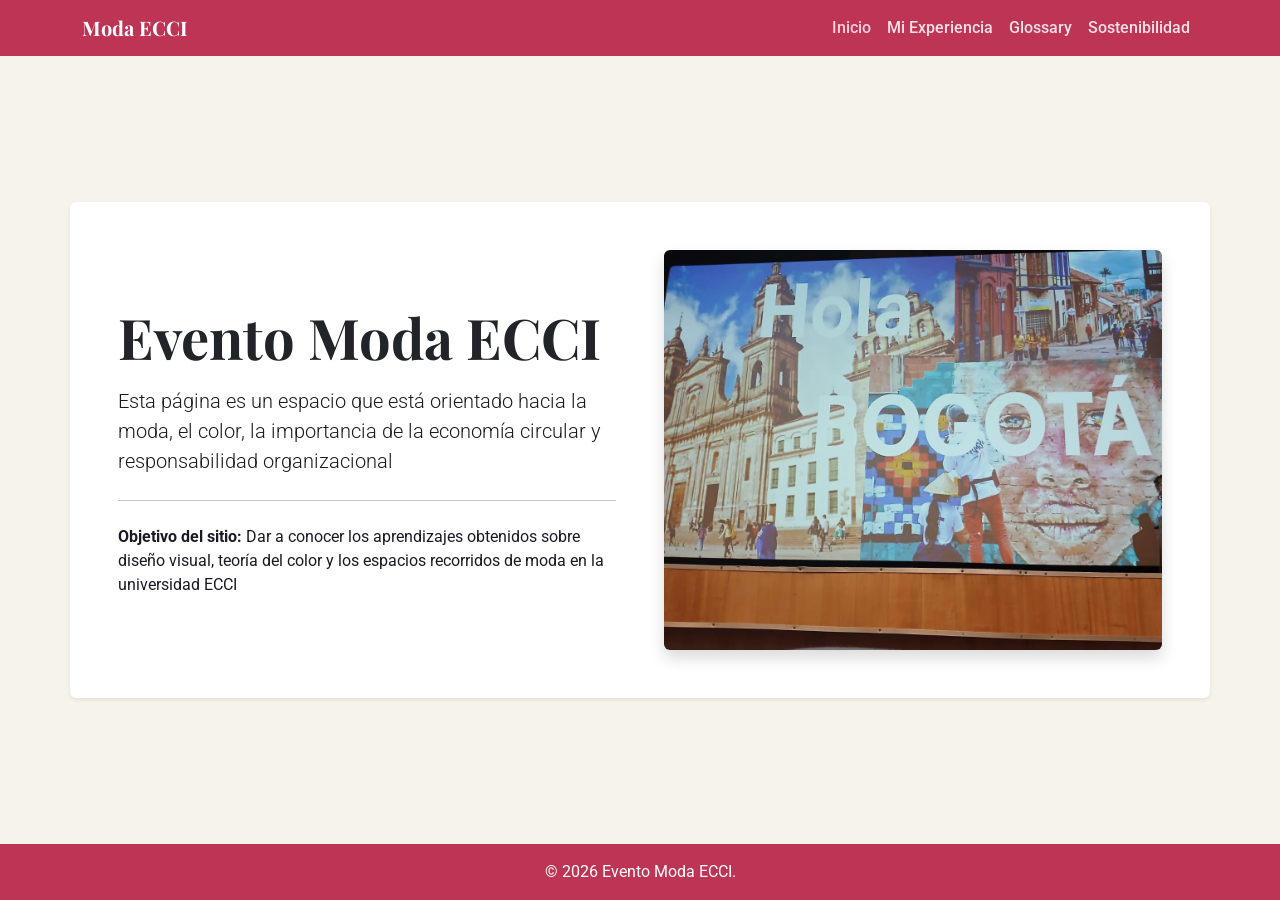
<file: index.html>
<!DOCTYPE html>
<html lang="es">
<head>
    <meta charset="UTF-8">
    <meta name="viewport" content="width=device-width, initial-scale=1.0">
    <title>Inicio - Moda ECCI</title>
    <link href="https://cdn.jsdelivr.net/npm/bootstrap@5.3.2/dist/css/bootstrap.min.css" rel="stylesheet">
    <link rel="stylesheet" href="css/styles.css">
</head>
<body class="d-flex flex-column min-vh-100">

    <nav class="navbar navbar-expand-lg navbar-dark bg-dark sticky-top">
        <div class="container">
            <a class="navbar-brand" href="index.html">Moda ECCI</a>
            <button class="navbar-toggler" type="button" data-bs-toggle="collapse" data-bs-target="#navbarNav">
                <span class="navbar-toggler-icon"></span>
            </button>
            <div class="collapse navbar-collapse" id="navbarNav">
                <ul class="navbar-nav ms-auto">
                    <li class="nav-item"><a class="nav-link active" href="index.html">Inicio</a></li>
                    <li class="nav-item"><a class="nav-link" href="secciones/experiencia.html">Mi Experiencia</a></li>
                    <li class="nav-item"><a class="nav-link" href="secciones/glosario.html">Glossary</a></li>
                    <li class="nav-item"><a class="nav-link" href="secciones/sostenibilidad.html">Sostenibilidad</a></li>
                </ul>
            </div>
        </div>
    </nav>

    <header class="py-5 flex-grow-1 d-flex align-items-center">
        <div class="container bg-light p-5 rounded shadow-sm">
            <div class="row align-items-center g-5">
                
                <div class="col-lg-6 text-start">
                    <h1 class="display-4 fw-bold text-dark">Evento Moda ECCI</h1>
                    <p class="lead mt-3">Esta página es un espacio que está orientado hacia la moda, el color, la importancia de la economía circular y responsabilidad organizacional </p>
                    <hr class="my-4">
                    <p class="mb-0"><strong>Objetivo del sitio:</strong> Dar a conocer los aprendizajes obtenidos sobre diseño visual, teoría del color y los espacios recorridos de moda en la universidad ECCI</p>
                </div>
                
                <div class="col-lg-6 text-center">
                    <img src="img/inicio.jpeg" class="img-fluid rounded shadow" alt="Presentación Evento Moda ECCI" style="max-height: 400px; width: 100%; object-fit: cover;" onerror="this.src='https://via.placeholder.com/600x400?text=Agrega+tu+foto+inicio.jpg+en+la+carpeta+img'">
                </div>

            </div>
        </div>
    </header>

    <footer class="bg-dark text-white text-center py-3 mt-auto">
        <p class="mb-0">© 2026 Evento Moda ECCI. </p>
    </footer>

    <script src="https://cdn.jsdelivr.net/npm/bootstrap@5.3.2/dist/js/bootstrap.bundle.min.js"></script>
    <script src="js/script.js"></script>
</body>
</html>
</file>
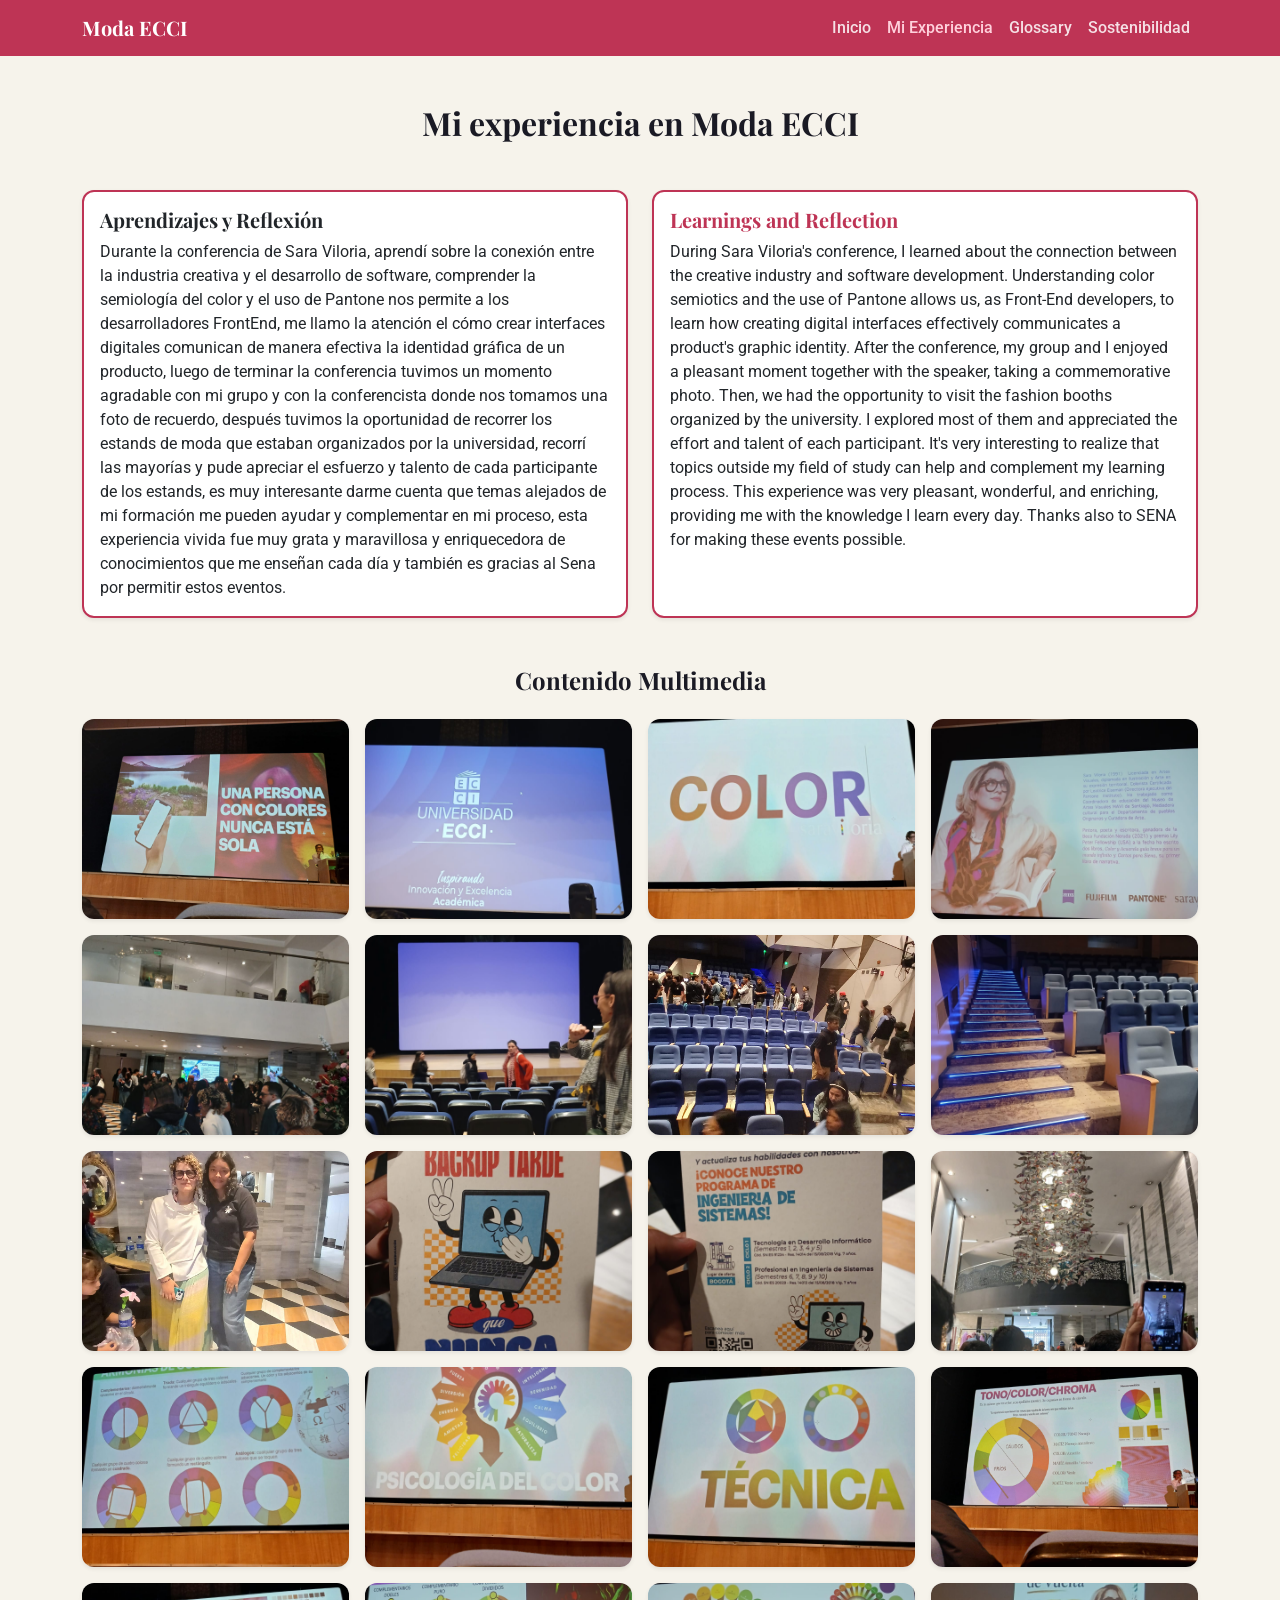
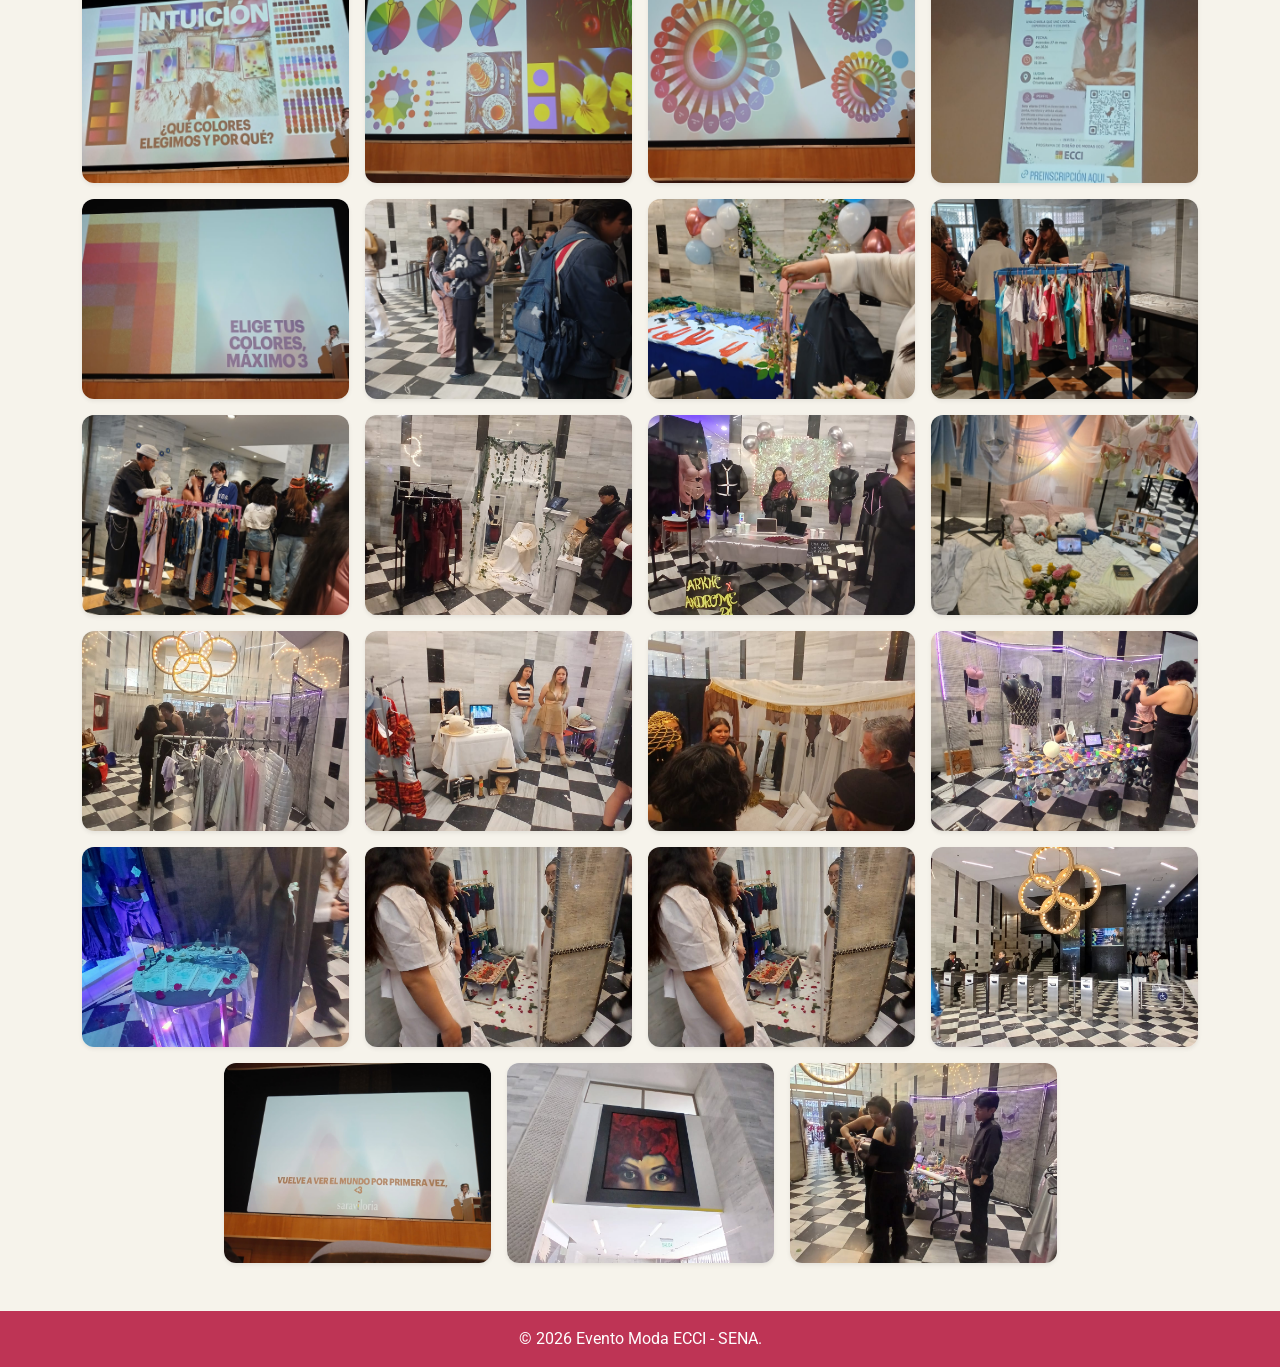
<file: secciones/experiencia.html>
<!DOCTYPE html>
<html lang="es">
<head>
    <meta charset="UTF-8">
    <meta name="viewport" content="width=device-width, initial-scale=1.0">
    <title>Mi Experiencia - Moda ECCI</title>
    <link href="https://cdn.jsdelivr.net/npm/bootstrap@5.3.2/dist/css/bootstrap.min.css" rel="stylesheet">
    <link rel="stylesheet" href="../css/styles.css">
</head>
<body class="d-flex flex-column min-vh-100">

    <nav class="navbar navbar-expand-lg navbar-dark bg-dark sticky-top">
        <div class="container">
            <a class="navbar-brand" href="../index.html">Moda ECCI</a>
            <button class="navbar-toggler" type="button" data-bs-toggle="collapse" data-bs-target="#navbarNav">
                <span class="navbar-toggler-icon"></span>
            </button>
            <div class="collapse navbar-collapse" id="navbarNav">
                <ul class="navbar-nav ms-auto">
                    <li class="nav-item"><a class="nav-link" href="../index.html">Inicio</a></li>
                    <li class="nav-item"><a class="nav-link active" href="experiencia.html">Mi Experiencia</a></li>
                    <li class="nav-item"><a class="nav-link" href="glosario.html">Glossary</a></li>
                    <li class="nav-item"><a class="nav-link" href="sostenibilidad.html">Sostenibilidad</a></li>
                </ul>
            </div>
        </div>
    </nav>

    <section class="py-5 flex-grow-1">
        <div class="container">
            <h2 class="text-center mb-5">Mi experiencia en Moda ECCI</h2>
            
            <div class="row g-4 mb-5">
                <div class="col-md-6">
                    <div class="card h-100 shadow-sm border-primary">
                        <div class="card-body">
                            <h5 class="card-title">Aprendizajes y Reflexión</h5>
                            <p class="card-text">Durante la conferencia de Sara Viloria, aprendí sobre la conexión entre la industria creativa y el desarrollo de software, comprender la semiología del color y el uso de Pantone nos permite a los desarrolladores FrontEnd, me llamo la atención el cómo crear interfaces digitales comunican de manera efectiva la identidad gráfica de un producto, luego de terminar la conferencia tuvimos un momento agradable con mi grupo y con la conferencista donde nos tomamos una foto de recuerdo, después tuvimos la oportunidad de recorrer los estands de moda que estaban organizados por la universidad, recorrí las mayorías y pude apreciar el esfuerzo y talento de cada participante de los estands, es muy interesante darme cuenta que temas alejados de mi formación me pueden ayudar y complementar en mi proceso, esta experiencia vivida fue muy grata y maravillosa y enriquecedora de conocimientos que me enseñan cada día y también es gracias al Sena por permitir estos eventos.</p>
                        </div>
                    </div>
                </div>
                <div class="col-md-6">
                    <div class="card h-100 shadow-sm bg-light border-primary">
                        <div class="card-body">
                            <h5 class="card-title text-primary">Learnings and Reflection</h5>
                            <p class="card-text">During Sara Viloria's conference, I learned about the connection between the creative industry and software development. Understanding color semiotics and the use of Pantone allows us, as Front-End developers, to learn how creating digital interfaces effectively communicates a product's graphic identity. After the conference, my group and I enjoyed a pleasant moment together with the speaker, taking a commemorative photo. Then, we had the opportunity to visit the fashion booths organized by the university. I explored most of them and appreciated the effort and talent of each participant. It's very interesting to realize that topics outside my field of study can help and complement my learning process. This experience was very pleasant, wonderful, and enriching, providing me with the knowledge I learn every day. Thanks also to SENA for making these events possible.</p>
                        </div>
                    </div>
                </div>
            </div>

            <h4 class="mb-4 text-center">Contenido Multimedia</h4>
            
            <div class="row g-3 justify-content-center" id="galeriaFotos">
                </div>

        </div>
    </section>

    <footer class="bg-dark text-white text-center py-3 mt-auto">
        <p class="mb-0">© 2026 Evento Moda ECCI - SENA.</p>
    </footer>

    <script src="https://cdn.jsdelivr.net/npm/bootstrap@5.3.2/dist/js/bootstrap.bundle.min.js"></script>
    <script src="../js/script.js"></script>

    <script>
        document.addEventListener("DOMContentLoaded", () => {
            const contenedorGaleria = document.getElementById("galeriaFotos");
            let fotosHTML = '';
            const totalFotos = 39;

            for (let i = 1; i <= totalFotos; i++) {
                // Notarás que la ruta es ../img/fotoX.jpeg porque estamos dentro de 'secciones'
                fotosHTML += `
                <div class="col-6 col-md-4 col-lg-3">
                    <div class="card h-100 shadow-sm border-0">
                        <img src="../img/foto${i}.jpeg" class="card-img-top rounded" alt="Experiencia Moda ECCI ${i}" style="height: 200px; object-fit: cover;" onerror="this.src='https://via.placeholder.com/300x200?text=Falta+foto${i}.jpeg'">
                    </div>
                </div>`;
            }

            contenedorGaleria.innerHTML = fotosHTML;
        });
    </script>
</body>
</html>
</file>
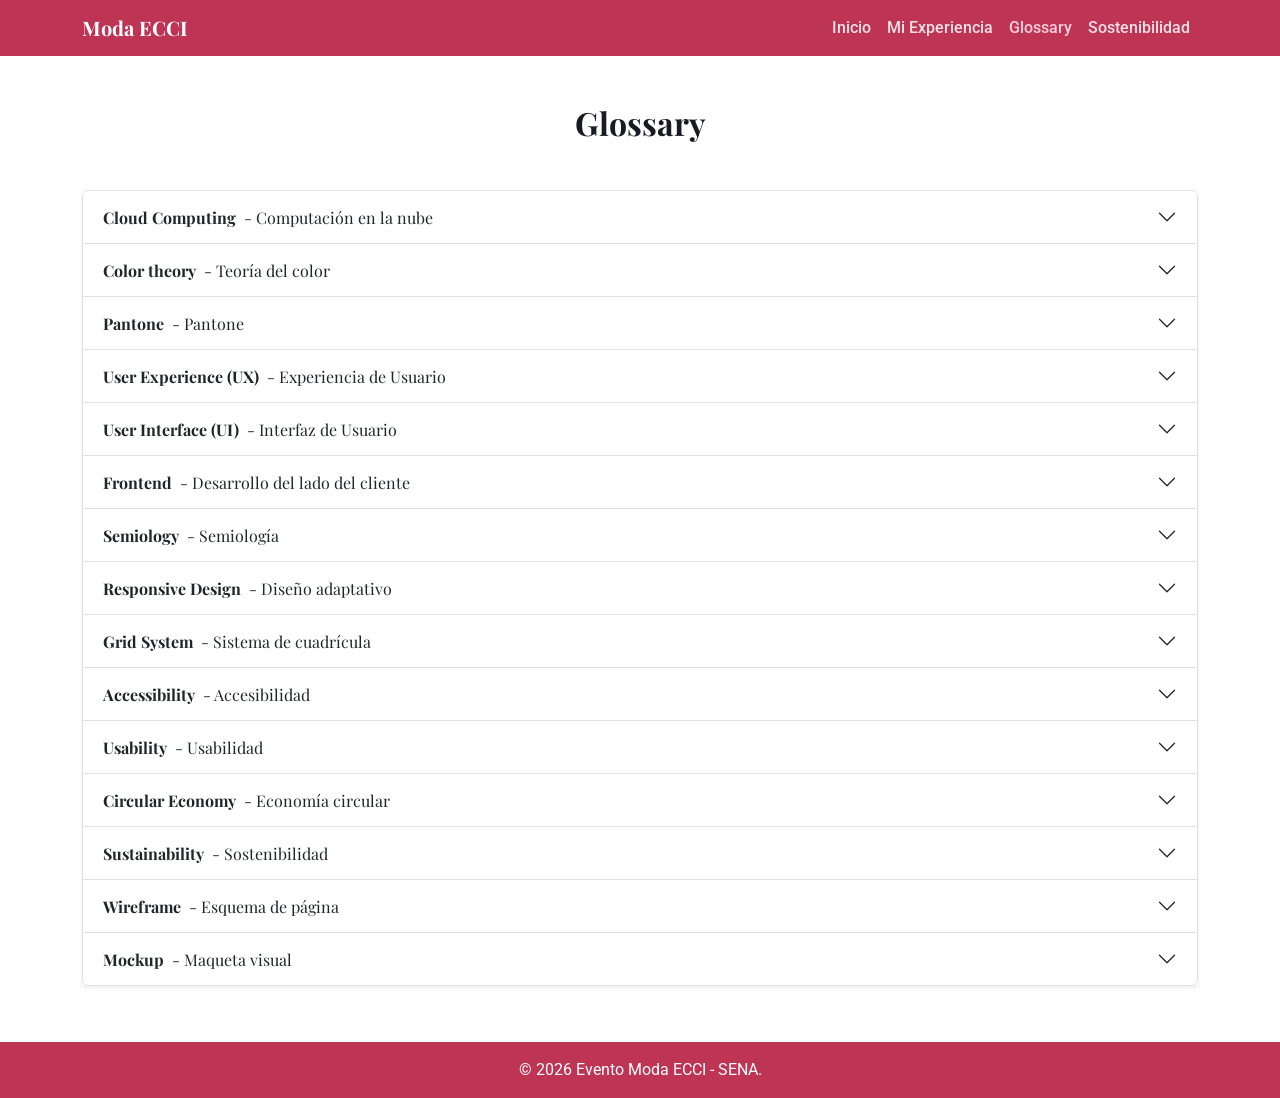
<file: secciones/glosario.html>
<!DOCTYPE html>
<html lang="es">
<head>
    <meta charset="UTF-8">
    <meta name="viewport" content="width=device-width, initial-scale=1.0">
    <title>Glossary - Moda ECCI</title>
    <link href="https://cdn.jsdelivr.net/npm/bootstrap@5.3.2/dist/css/bootstrap.min.css" rel="stylesheet">
    <link rel="stylesheet" href="../css/styles.css">
</head>
<body class="d-flex flex-column min-vh-100">

    <nav class="navbar navbar-expand-lg navbar-dark bg-dark sticky-top">
        <div class="container">
            <a class="navbar-brand" href="../index.html">Moda ECCI</a>
            <button class="navbar-toggler" type="button" data-bs-toggle="collapse" data-bs-target="#navbarNav">
                <span class="navbar-toggler-icon"></span>
            </button>
            <div class="collapse navbar-collapse" id="navbarNav">
                <ul class="navbar-nav ms-auto">
                    <li class="nav-item"><a class="nav-link" href="../index.html">Inicio</a></li>
                    <li class="nav-item"><a class="nav-link" href="experiencia.html">Mi Experiencia</a></li>
                    <li class="nav-item"><a class="nav-link active" href="glosario.html">Glossary</a></li>
                    <li class="nav-item"><a class="nav-link" href="sostenibilidad.html">Sostenibilidad</a></li>
                </ul>
            </div>
        </div>
    </nav>

    <section class="py-5 flex-grow-1 bg-light">
        <div class="container">
            <h2 class="text-center mb-5">Glossary <h2>
            <div class="accordion shadow-sm" id="accordionGlossary"></div>
        </div>
    </section>

    <footer class="bg-dark text-white text-center py-3 mt-auto">
        <p class="mb-0">© 2026 Evento Moda ECCI - SENA.</p>
    </footer>

    <script src="https://cdn.jsdelivr.net/npm/bootstrap@5.3.2/dist/js/bootstrap.bundle.min.js"></script>
    <script src="../js/script.js"></script>
    
    <script>
        const terms = [
            {en: "Cloud Computing", es: "Computación en la nube", def: "Servicios y recursos ofrecidos por internet."},
            {en: "Color theory", es: "Teoría del color", def: "Estudio de cómo los colores generan percepción visual."},
            {en: "Pantone", es: "Pantone", def: "Sistema estandarizado de identificación del color."},
            {en: "User Experience (UX)", es: "Experiencia de Usuario", def: "Cómo interactúa y qué siente un usuario al usar un sistema."},
            {en: "User Interface (UI)", es: "Interfaz de Usuario", def: "Elementos visuales con los que el usuario interactúa."},
            {en: "Frontend", es: "Desarrollo del lado del cliente", def: "Parte del software que interactúa directamente con el usuario."},
            {en: "Semiology", es: "Semiología", def: "Estudio de los signos y su significado en la comunicación visual."},
            {en: "Responsive Design", es: "Diseño adaptativo", def: "Técnica para que la web se adapte a cualquier tamaño de pantalla."},
            {en: "Grid System", es: "Sistema de cuadrícula", def: "Estructura que permite organizar el contenido de forma alineada."},
            {en: "Accessibility", es: "Accesibilidad", def: "Prácticas para que la web sea usable por personas con discapacidades."},
            {en: "Usability", es: "Usabilidad", def: "Facilidad con la que las personas pueden utilizar una herramienta particular."},
            {en: "Circular Economy", es: "Economía circular", def: "Modelo de producción enfocado en reutilizar y reciclar materiales."},
            {en: "Sustainability", es: "Sostenibilidad", def: "Satisfacer necesidades actuales sin comprometer recursos futuros."},
            {en: "Wireframe", es: "Esquema de página", def: "Guía visual básica que representa la estructura de una web."},
            {en: "Mockup", es: "Maqueta visual", def: "Representación estática del diseño final de un producto digital."}
        ];

        const container = document.getElementById('accordionGlossary');
        let htmlContent = '';
        terms.forEach((term, index) => {
            htmlContent += `
                <div class="accordion-item">
                    <h2 class="accordion-header" id="heading${index}">
                        <button class="accordion-button collapsed" type="button" data-bs-toggle="collapse" data-bs-target="#collapse${index}">
                            <strong>${term.en}</strong> &nbsp; - ${term.es}
                        </button>
                    </h2>
                    <div id="collapse${index}" class="accordion-collapse collapse" data-bs-parent="#accordionGlossary">
                        <div class="accordion-body">
                            <em>Definición:</em> ${term.def}
                        </div>
                    </div>
                </div>
            `;
        });
        container.innerHTML = htmlContent;
    </script>
</body>
</html>
</file>
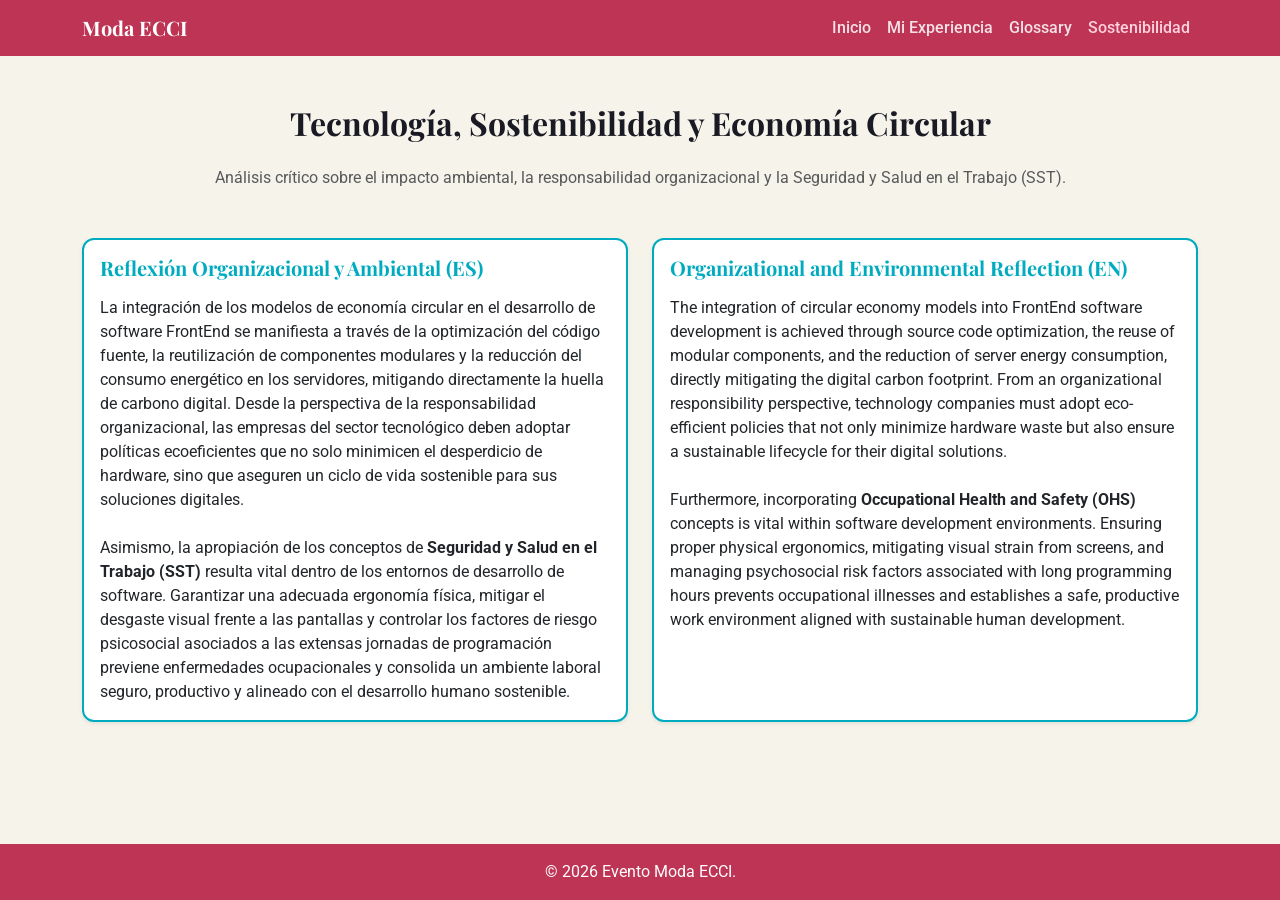
<file: secciones/sostenibilidad.html>
<!DOCTYPE html>
<html lang="es">
<head>
    <meta charset="UTF-8">
    <meta name="viewport" content="width=device-width, initial-scale=1.0">
    <title>Sostenibilidad - Moda ECCI</title>
    <link href="https://cdn.jsdelivr.net/npm/bootstrap@5.3.2/dist/css/bootstrap.min.css" rel="stylesheet">
    <link rel="stylesheet" href="../css/styles.css">
</head>
<body class="d-flex flex-column min-vh-100">

    <nav class="navbar navbar-expand-lg navbar-dark bg-dark sticky-top">
        <div class="container">
            <a class="navbar-brand" href="../index.html">Moda ECCI</a>
            <button class="navbar-toggler" type="button" data-bs-toggle="collapse" data-bs-target="#navbarNav">
                <span class="navbar-toggler-icon"></span>
            </button>
            <div class="collapse navbar-collapse" id="navbarNav">
                <ul class="navbar-nav ms-auto">
                    <li class="nav-item"><a class="nav-link" href="../index.html">Inicio</a></li>
                    <li class="nav-item"><a class="nav-link" href="experiencia.html">Mi Experiencia</a></li>
                    <li class="nav-item"><a class="nav-link" href="glosario.html">Glossary</a></li>
                    <li class="nav-item"><a class="nav-link active" href="sostenibilidad.html">Sostenibilidad</a></li>
                </ul>
            </div>
        </div>
    </nav>

    <section class="py-5 flex-grow-1">
        <div class="container">
            <h2 class="text-center mb-4">Tecnología, Sostenibilidad y Economía Circular</h2>
            <p class="text-center text-muted mb-5">Análisis crítico sobre el impacto ambiental, la responsabilidad organizacional y la Seguridad y Salud en el Trabajo (SST).</p>
            
            <div class="row g-4">
                
                <div class="col-md-6">
                    <div class="card h-100 shadow-sm border-success">
                        <div class="card-body">
                            <h5 class="card-title text-success fw-bold mb-3">Reflexión Organizacional y Ambiental (ES)</h5>
                            <p class="card-text text-justify mb-4">
                                La integración de los modelos de economía circular en el desarrollo de software FrontEnd se manifiesta a través de la optimización del código fuente, la reutilización de componentes modulares y la reducción del consumo energético en los servidores, mitigando directamente la huella de carbono digital. Desde la perspectiva de la responsabilidad organizacional, las empresas del sector tecnológico deben adoptar políticas ecoeficientes que no solo minimicen el desperdicio de hardware, sino que aseguren un ciclo de vida sostenible para sus soluciones digitales.
                            </p>
                            <p class="card-text text-justify">
                                Asimismo, la apropiación de los conceptos de <strong>Seguridad y Salud en el Trabajo (SST)</strong> resulta vital dentro de los entornos de desarrollo de software. Garantizar una adecuada ergonomía física, mitigar el desgaste visual frente a las pantallas y controlar los factores de riesgo psicosocial asociados a las extensas jornadas de programación previene enfermedades ocupacionales y consolida un ambiente laboral seguro, productivo y alineado con el desarrollo humano sostenible.
                            </p>
                        </div>
                    </div>
                </div>
                
                <div class="col-md-6">
                    <div class="card h-100 shadow-sm bg-light border-success">
                        <div class="card-body">
                            <h5 class="card-title text-success fw-bold mb-3">Organizational and Environmental Reflection (EN)</h5>
                            <p class="card-text text-justify mb-4">
                                The integration of circular economy models into FrontEnd software development is achieved through source code optimization, the reuse of modular components, and the reduction of server energy consumption, directly mitigating the digital carbon footprint. From an organizational responsibility perspective, technology companies must adopt eco-efficient policies that not only minimize hardware waste but also ensure a sustainable lifecycle for their digital solutions.
                            </p>
                            <p class="card-text text-justify">
                                Furthermore, incorporating <strong>Occupational Health and Safety (OHS)</strong> concepts is vital within software development environments. Ensuring proper physical ergonomics, mitigating visual strain from screens, and managing psychosocial risk factors associated with long programming hours prevents occupational illnesses and establishes a safe, productive work environment aligned with sustainable human development.
                            </p>
                        </div>
                    </div>
                </div>

            </div>
        </div>
    </section>

    <footer class="bg-dark text-white text-center py-3 mt-auto">
        <p class="mb-0">© 2026 Evento Moda ECCI.</p>
    </footer>

    <script src="https://cdn.jsdelivr.net/npm/bootstrap@5.3.2/dist/js/bootstrap.bundle.min.js"></script>
    <script src="../js/script.js"></script>
</body>
</html>
</file>
<file: css/styles.css>
/* Importamos fuentes: Playfair (titulares de revista de moda) y Roboto (cuerpos de texto) */
@import url('https://fonts.googleapis.com/css2?family=Playfair+Display:ital,wght@0,400;0,700;1,400&family=Roboto:wght@300;400;700&display=swap');

:root {
    
    --pantone-magenta: #BE3455; 
    --pantone-scuba: #00ABC0;   
    --pantone-egret: #F6F3EB;   
    --pantone-ink: #1A1A24;     
}

body {
    font-family: 'Roboto', sans-serif;
    background-color: var(--pantone-egret);
    color: var(--pantone-ink);
}

/* Tipografía de alto impacto para títulos */
h1, h2, h3, h4, h5, .navbar-brand {
    font-family: 'Playfair Display', serif;
    font-weight: 700;
}


.bg-dark {
    background-color: var(--pantone-magenta) !important;
}
.navbar-dark .navbar-nav .nav-link {
    color: rgba(255, 255, 255, 0.85);
    font-weight: 500;
    transition: color 0.3s;
}
.navbar-dark .navbar-nav .nav-link:hover, 
.navbar-dark .navbar-nav .nav-link.active {
    color: #FFD1DC !important; 
}


.bg-light {
    background-color: #FFFFFF !important; 
}


.border-primary {
    border-color: var(--pantone-magenta) !important;
    border-width: 2px;
}
.text-primary {
    color: var(--pantone-magenta) !important;
}


.border-success {
    border-color: var(--pantone-scuba) !important;
    border-width: 2px;
}
.text-success {
    color: var(--pantone-scuba) !important;
}
.btn-success {
    background-color: var(--pantone-scuba) !important;
    border-color: var(--pantone-scuba) !important;
    color: #FFFFFF !important;
    font-weight: bold;
    text-transform: uppercase;
    letter-spacing: 1px;
    border-radius: 30px; 
}
.btn-success:hover {
    background-color: #008A99 !important; 
    box-shadow: 0 4px 15px rgba(0, 171, 192, 0.4);
}
.bg-success {
    background-color: var(--pantone-scuba) !important;
}


.card {
    transition: transform 0.4s cubic-bezier(0.175, 0.885, 0.32, 1.275), box-shadow 0.4s ease;
    border-radius: 12px;
    overflow: hidden;
}

.card:hover {
    transform: translateY(-8px);
    box-shadow: 0 15px 30px rgba(190, 52, 85, 0.15) !important;
}


.accordion-button:not(.collapsed) {
    color: var(--pantone-magenta);
    background-color: rgba(190, 52, 85, 0.1); 
    font-weight: bold;
}

.accordion-button:focus {
    border-color: var(--pantone-magenta);
    box-shadow: 0 0 0 0.25rem rgba(190, 52, 85, 0.25);
}
</file>
